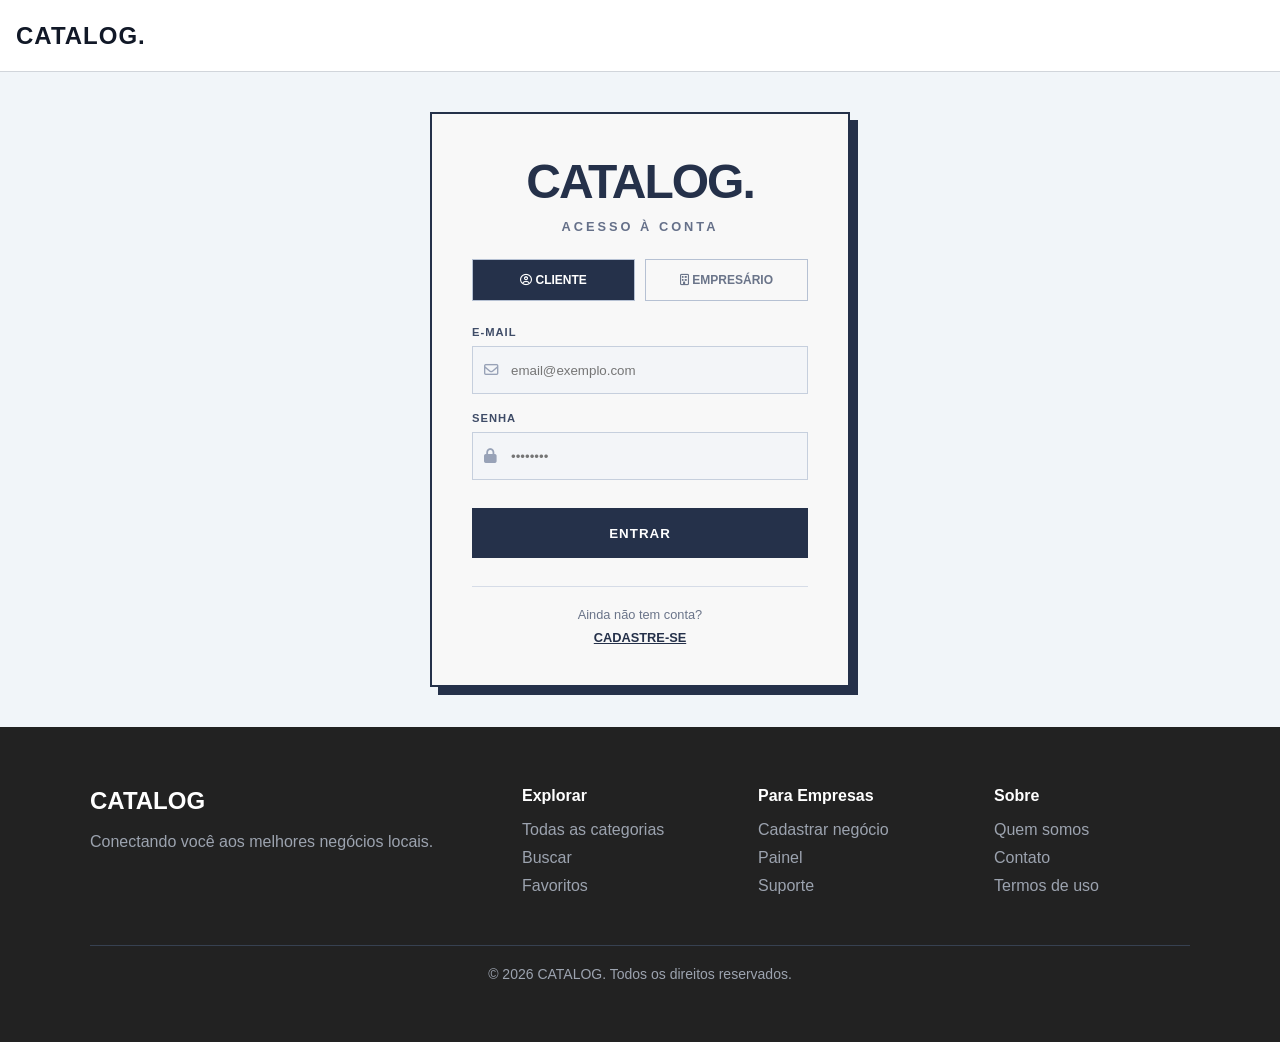
<file: index.html>
<!DOCTYPE html>
<html lang="pt-BR">

<head>
    <meta charset="UTF-8" />
    <meta name="viewport" content="width=device-width, initial-scale=1.0" />
    <title>CATALOG</title>

    <link rel="stylesheet" href="./index.css" />
    <link rel="stylesheet" href="./src/styles/styles.css" />

    <link rel="stylesheet" href="https://cdnjs.cloudflare.com/ajax/libs/font-awesome/6.5.2/css/all.min.css" />

</head>

<body>

    <header class="header">
        <div class="logo-container">
            <div class="logo">CATALOG<span>.</span></div>
        </div>
    </header>

    <main>
        <div class="auth-card">

            <div class="card-logo">CATALOG.</div>
            <div class="card-subtitle" id="cardSubtitle">
                ACESSO À CONTA
            </div>

            <div class="type-switch">
                <button class="switch-btn active" id="clienteBtn">
                    <i class="fa-regular fa-circle-user"></i>
                    CLIENTE
                </button>

                <button class="switch-btn" id="empresaBtn">
                    <i class="fa-regular fa-building"></i>
                    EMPRESÁRIO
                </button>
            </div>

            <form id="authForm">

                <!-- CAMPOS DINÂMICOS -->

            </form>

            <div class="divider"></div>

            <div class="bottom-text" id="bottomText">
                Ainda não tem conta?
            </div>

            <a class="bottom-link" id="toggleMode">
                CADASTRE-SE
            </a>

        </div>
    </main>

<footer class="footer">

        <div class="footer-grid">

            <div>
                <h2>CATALOG</h2>
                <p>
                    Conectando você aos melhores negócios locais.
                </p>
            </div>

            <div>
                <h4>Explorar</h4>

                <ul>
                    <li><a href="#">Todas as categorias</a></li>
                    <li><a href="#">Buscar</a></li>
                    <li><a href="#">Favoritos</a></li>
                </ul>
            </div>

            <div>
                <h4>Para Empresas</h4>

                <ul>
                    <li><a href="../../../../index.html">Cadastrar negócio</a></li>
                    <li><a href="../dashboard/dashboard.html">Painel</a></li>
                    <li><a href="#">Suporte</a></li>
                </ul>
            </div>

            <div>
                <h4>Sobre</h4>

                <ul>
                    <li><a href="#">Quem somos</a></li>
                    <li><a href="#">Contato</a></li>
                    <li><a href="#">Termos de uso</a></li>
                </ul>
            </div>

        </div>

        <div class="footer-copy">
            © 2026 CATALOG. Todos os direitos reservados.
        </div>

    </footer>

    <script type="module" src="./index.js"></script>
</body>

</html>
</file>
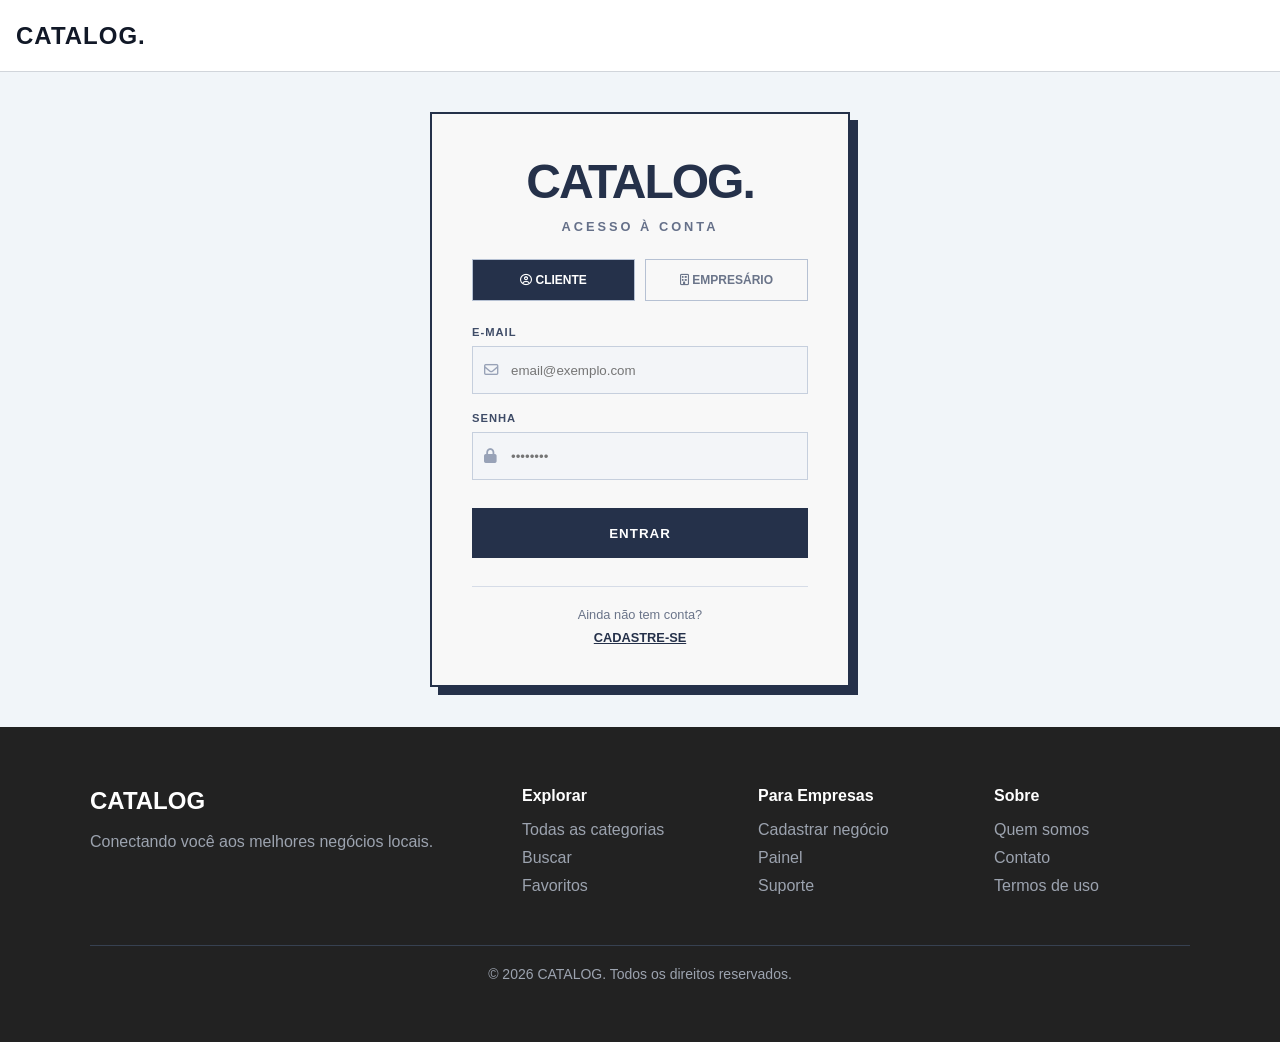
<file: src/pages/index.html>
<!DOCTYPE html>
<html lang="pt-BR">

<head>
    <meta charset="UTF-8" />
    <meta name="viewport" content="width=device-width, initial-scale=1.0" />
    <title>CATALOG</title>

    <link rel="stylesheet" href="index.css" />
    <link rel="stylesheet" href="/src/styles/styles.css" />

    <link rel="stylesheet" href="https://cdnjs.cloudflare.com/ajax/libs/font-awesome/6.5.2/css/all.min.css" />

</head>

<body>

    <header class="header">
        <div class="logo-container">
            <div class="logo">CATALOG<span>.</span></div>
        </div>
    </header>

    <main>
        <div class="auth-card">

            <div class="card-logo">CATALOG.</div>
            <div class="card-subtitle" id="cardSubtitle">
                ACESSO À CONTA
            </div>

            <div class="type-switch">
                <button class="switch-btn active" id="clienteBtn">
                    <i class="fa-regular fa-circle-user"></i>
                    CLIENTE
                </button>

                <button class="switch-btn" id="empresaBtn">
                    <i class="fa-regular fa-building"></i>
                    EMPRESÁRIO
                </button>
            </div>

            <form id="authForm">

                <!-- CAMPOS DINÂMICOS -->

            </form>

            <div class="divider"></div>

            <div class="bottom-text" id="bottomText">
                Ainda não tem conta?
            </div>

            <a class="bottom-link" id="toggleMode">
                CADASTRE-SE
            </a>

        </div>
    </main>

    <footer class="footer">

        <div class="footer-grid">

            <div>
                <h2>CATALOG</h2>
                <p>
                    Conectando você aos melhores negócios locais.
                </p>
            </div>

            <div>
                <h4>Explorar</h4>

                <ul>
                    <li>Todas as categorias</li>
                    <li>Buscar</li>
                    <li>Favoritos</li>
                </ul>
            </div>

            <div>
                <h4>Para Empresas</h4>

                <ul>
                    <li>Cadastrar negócio</li>
                    <li>Painel</li>
                    <li>Suporte</li>
                </ul>
            </div>

            <div>
                <h4>Sobre</h4>

                <ul>
                    <li>Quem somos</li>
                    <li>Contato</li>
                    <li>Termos de uso</li>
                </ul>
            </div>

        </div>

        <div class="footer-copy">
            © 2026 CATALOG. Todos os direitos reservados.
        </div>

    </footer>

    <script type="module" src="index.js"></script>
    <script type="module" src="/src/scripts/header.js"></script>
</body>

</html>
</file>
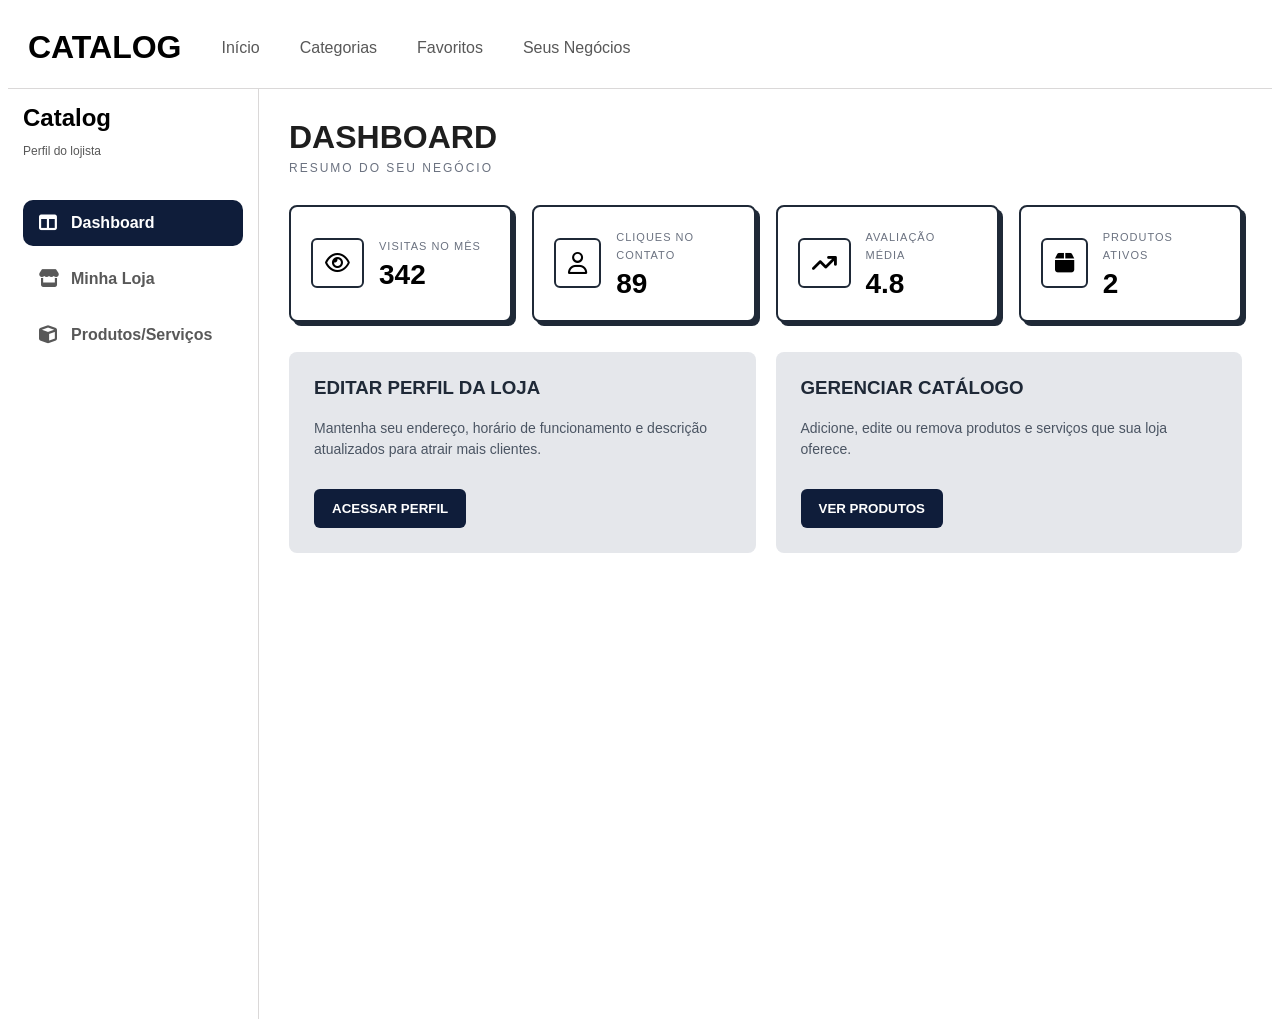
<file: DASHBOARD.html>
<!DOCTYPE html>
<html lang="pt-BR">
<head>
    <meta charset="UTF-8">
    <meta name="viewport" content="width=device-width, initial-scale=1.0">

    <link rel="stylesheet" href="css/perfil.css">

    <link rel="stylesheet"
    href="https://cdnjs.cloudflare.com/ajax/libs/font-awesome/6.5.1/css/all.min.css">

    <title>CATALOG</title>
</head>

<body>

    <!-- HEADER -->
    <header>
        <h1>CATALOG</h1>

        <nav>
            <ul>
                <li><a class="text_nav" href="">Início</a></li>
                <li><a class="text_nav" href="">Categorias</a></li>
                <li><a class="text_nav" href="">Favoritos</a></li>
                <li><a class="text_nav" href="">Seus Negócios</a></li>
            </ul>
        </nav>
    </header>

    <!-- CONTAINER PRINCIPAL -->
    <div class="container-painel">

        <!-- SIDEBAR -->
        <aside class="sidebar">

            <div class="text-siderbar">
                <h2>Catalog</h2>
                <p>Perfil do lojista</p>
            </div>

            <div class="Buttons-sidebar">

                <a href="#" class="active">
                    <i class="fa-solid fa-table-columns"></i>
                    Dashboard
                </a>

                <a href="#">
                    <i class="fa-solid fa-store"></i>
                    Minha Loja
                </a>

                <a href="#">
                    <i class="fa-solid fa-cube"></i>
                    Produtos/Serviços
                </a>

            </div>

        </aside>

        <!-- DASHBOARD -->
        <main class="dashboard">

            <div class="dashboard-header">
                <h1>DASHBOARD</h1>
                <p>Resumo do seu negócio</p>
            </div>

            <!-- CARDS -->
            <div class="cards-dashboard">

                <div class="card">

                    <i class="fa-regular fa-eye"></i>

                    <div class="card-info">
                        <span>VISITAS NO MÊS</span>
                        <h2>342</h2>
                    </div>

                </div>

                <div class="card">

                    <i class="fa-regular fa-user"></i>

                    <div class="card-info">
                        <span>CLIQUES NO CONTATO</span>
                        <h2>89</h2>
                    </div>

                </div>

                <div class="card">

                    <i class="fa-solid fa-arrow-trend-up"></i>

                    <div class="card-info">
                        <span>AVALIAÇÃO MÉDIA</span>
                        <h2>4.8</h2>
                    </div>

                </div>

                <div class="card">

                    <i class="fa-solid fa-box"></i>

                    <div class="card-info">
                        <span>PRODUTOS ATIVOS</span>
                        <h2>2</h2>
                    </div>

                </div>

            </div>

            <div class="actions-dashboard">

                <div class="action-box">

                    <h3>EDITAR PERFIL DA LOJA</h3>

                    <p>
                        Mantenha seu endereço, horário de funcionamento e descrição atualizados para atrair mais clientes.
                    </p>

                    <button>ACESSAR PERFIL</button>

                </div>

                <div class="action-box">

                    <h3>GERENCIAR CATÁLOGO</h3>

                    <p>
                        Adicione, edite ou remova produtos e serviços que sua loja oferece.
                    </p>

                    <button>VER PRODUTOS</button>
                </div>
            </div>
        </main>
    </div>

</body>
</html>
</file>
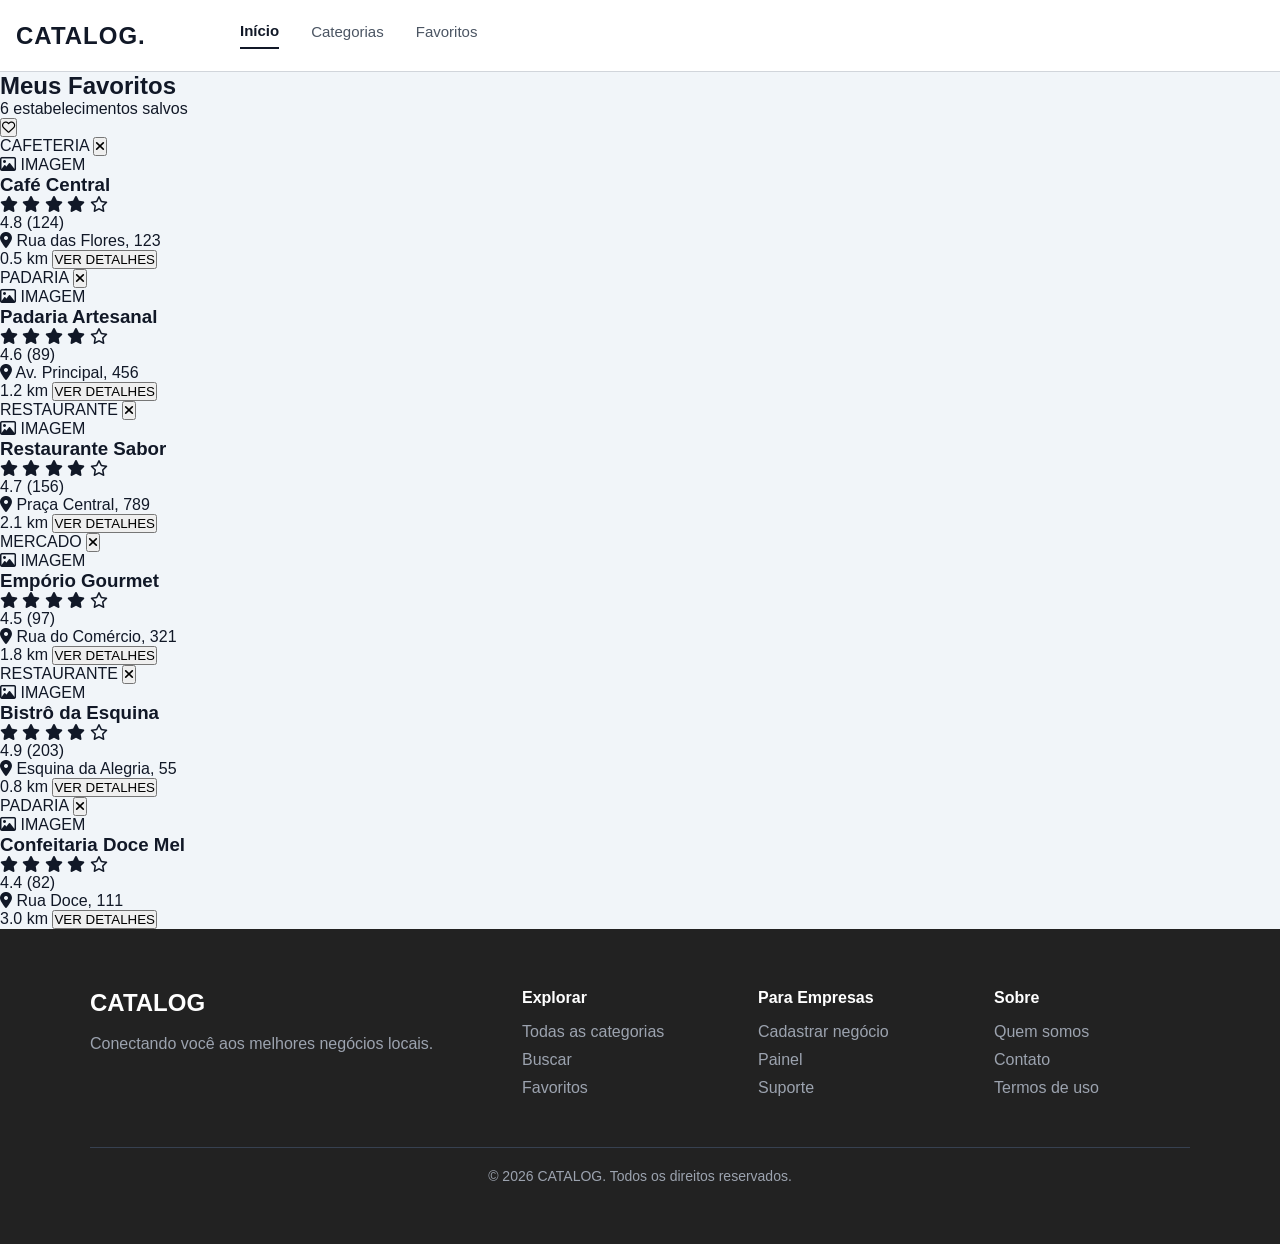
<file: src/pages/favorites/favorites.html>
<!DOCTYPE html>
<html lang="pt-BR">
<head>
  <meta charset="UTF-8" />
  <meta name="viewport" content="width=device-width, initial-scale=1.0" />
  <title>Favoritos</title>

  <link rel="stylesheet" href="/src/styles/styles.css" />

  <!-- Font Awesome -->
  <link
    rel="stylesheet"
    href="https://cdnjs.cloudflare.com/ajax/libs/font-awesome/6.5.2/css/all.min.css"
  />
</head>

<body>

  <!-- HEADER -->
  <header class="header">
    <div class="logo-container">
      <div class="logo">CATALOG<span>.</span></div>
    </div>
    
    <div class="link-container">
      <nav class="menu">
        <a href="#" class="active">Início</a>
        <a href="#">Categorias</a>
        <a href="#">Favoritos</a>
      </nav>
    </div>
  </header>

  <!-- MAIN -->
  <main class="container">

    <!-- TOPO -->
    <section class="favorites-header">
      <div>
        <h1>Meus Favoritos</h1>
        <p>6 estabelecimentos salvos</p>
      </div>

      <button class="favorite-icon">
        <i class="fa-regular fa-heart"></i>
      </button>
    </section>

    <!-- GRID -->
    <section class="cards-grid">

      <!-- CARD -->
      <article class="card">
        <div class="card-image">

          <span class="tag">CAFETERIA</span>

          <button class="remove-btn">
            <i class="fa-solid fa-xmark"></i>
          </button>

          <div class="placeholder">
            <i class="fa-regular fa-image"></i>
            <span>IMAGEM</span>
          </div>
        </div>

        <div class="card-content">
          <h3>Café Central</h3>

          <div class="rating">
            <div class="stars">
              <i class="fa-solid fa-star"></i>
              <i class="fa-solid fa-star"></i>
              <i class="fa-solid fa-star"></i>
              <i class="fa-solid fa-star"></i>
              <i class="fa-regular fa-star"></i>
            </div>

            <span>4.8 (124)</span>
          </div>

          <div class="address">
            <i class="fa-solid fa-location-dot"></i>
            Rua das Flores, 123
          </div>

          <div class="card-footer">
            <span>0.5 km</span>

            <button>VER DETALHES</button>
          </div>
        </div>
      </article>

      <!-- CARD -->
      <article class="card">
        <div class="card-image">

          <span class="tag">PADARIA</span>

          <button class="remove-btn">
            <i class="fa-solid fa-xmark"></i>
          </button>

          <div class="placeholder">
            <i class="fa-regular fa-image"></i>
            <span>IMAGEM</span>
          </div>
        </div>

        <div class="card-content">
          <h3>Padaria Artesanal</h3>

          <div class="rating">
            <div class="stars">
              <i class="fa-solid fa-star"></i>
              <i class="fa-solid fa-star"></i>
              <i class="fa-solid fa-star"></i>
              <i class="fa-solid fa-star"></i>
              <i class="fa-regular fa-star"></i>
            </div>

            <span>4.6 (89)</span>
          </div>

          <div class="address">
            <i class="fa-solid fa-location-dot"></i>
            Av. Principal, 456
          </div>

          <div class="card-footer">
            <span>1.2 km</span>

            <button>VER DETALHES</button>
          </div>
        </div>
      </article>

      <!-- CARD -->
      <article class="card">
        <div class="card-image">

          <span class="tag">RESTAURANTE</span>

          <button class="remove-btn">
            <i class="fa-solid fa-xmark"></i>
          </button>

          <div class="placeholder">
            <i class="fa-regular fa-image"></i>
            <span>IMAGEM</span>
          </div>
        </div>

        <div class="card-content">
          <h3>Restaurante Sabor</h3>

          <div class="rating">
            <div class="stars">
              <i class="fa-solid fa-star"></i>
              <i class="fa-solid fa-star"></i>
              <i class="fa-solid fa-star"></i>
              <i class="fa-solid fa-star"></i>
              <i class="fa-regular fa-star"></i>
            </div>

            <span>4.7 (156)</span>
          </div>

          <div class="address">
            <i class="fa-solid fa-location-dot"></i>
            Praça Central, 789
          </div>

          <div class="card-footer">
            <span>2.1 km</span>

            <button>VER DETALHES</button>
          </div>
        </div>
      </article>

      <!-- CARD -->
      <article class="card">
        <div class="card-image">

          <span class="tag">MERCADO</span>

          <button class="remove-btn">
            <i class="fa-solid fa-xmark"></i>
          </button>

          <div class="placeholder">
            <i class="fa-regular fa-image"></i>
            <span>IMAGEM</span>
          </div>
        </div>

        <div class="card-content">
          <h3>Empório Gourmet</h3>

          <div class="rating">
            <div class="stars">
              <i class="fa-solid fa-star"></i>
              <i class="fa-solid fa-star"></i>
              <i class="fa-solid fa-star"></i>
              <i class="fa-solid fa-star"></i>
              <i class="fa-regular fa-star"></i>
            </div>

            <span>4.5 (97)</span>
          </div>

          <div class="address">
            <i class="fa-solid fa-location-dot"></i>
            Rua do Comércio, 321
          </div>

          <div class="card-footer">
            <span>1.8 km</span>

            <button>VER DETALHES</button>
          </div>
        </div>
      </article>

      <!-- CARD -->
      <article class="card">
        <div class="card-image">

          <span class="tag">RESTAURANTE</span>

          <button class="remove-btn">
            <i class="fa-solid fa-xmark"></i>
          </button>

          <div class="placeholder">
            <i class="fa-regular fa-image"></i>
            <span>IMAGEM</span>
          </div>
        </div>

        <div class="card-content">
          <h3>Bistrô da Esquina</h3>

          <div class="rating">
            <div class="stars">
              <i class="fa-solid fa-star"></i>
              <i class="fa-solid fa-star"></i>
              <i class="fa-solid fa-star"></i>
              <i class="fa-solid fa-star"></i>
              <i class="fa-regular fa-star"></i>
            </div>

            <span>4.9 (203)</span>
          </div>

          <div class="address">
            <i class="fa-solid fa-location-dot"></i>
            Esquina da Alegria, 55
          </div>

          <div class="card-footer">
            <span>0.8 km</span>

            <button>VER DETALHES</button>
          </div>
        </div>
      </article>

      <!-- CARD -->
      <article class="card">
        <div class="card-image">

          <span class="tag">PADARIA</span>

          <button class="remove-btn">
            <i class="fa-solid fa-xmark"></i>
          </button>

          <div class="placeholder">
            <i class="fa-regular fa-image"></i>
            <span>IMAGEM</span>
          </div>
        </div>

        <div class="card-content">
          <h3>Confeitaria Doce Mel</h3>

          <div class="rating">
            <div class="stars">
              <i class="fa-solid fa-star"></i>
              <i class="fa-solid fa-star"></i>
              <i class="fa-solid fa-star"></i>
              <i class="fa-solid fa-star"></i>
              <i class="fa-regular fa-star"></i>
            </div>

            <span>4.4 (82)</span>
          </div>

          <div class="address">
            <i class="fa-solid fa-location-dot"></i>
            Rua Doce, 111
          </div>

          <div class="card-footer">
            <span>3.0 km</span>

            <button>VER DETALHES</button>
          </div>
        </div>
      </article>

    </section>
  </main>

  <!-- FOOTER -->
  <footer class="footer">

    <div class="footer-grid">

      <div>
        <h2>CATALOG</h2>
        <p>
          Conectando você aos melhores negócios locais.
        </p>
      </div>

      <div>
        <h4>Explorar</h4>

        <ul>
          <li>Todas as categorias</li>
          <li>Buscar</li>
          <li>Favoritos</li>
        </ul>
      </div>

      <div>
        <h4>Para Empresas</h4>

        <ul>
          <li>Cadastrar negócio</li>
          <li>Painel</li>
          <li>Suporte</li>
        </ul>
      </div>

      <div>
        <h4>Sobre</h4>

        <ul>
          <li>Quem somos</li>
          <li>Contato</li>
          <li>Termos de uso</li>
        </ul>
      </div>

    </div>

    <div class="footer-copy">
      © 2026 CATALOG. Todos os direitos reservados.
    </div>

  </footer>

</body>
</html>
</file>
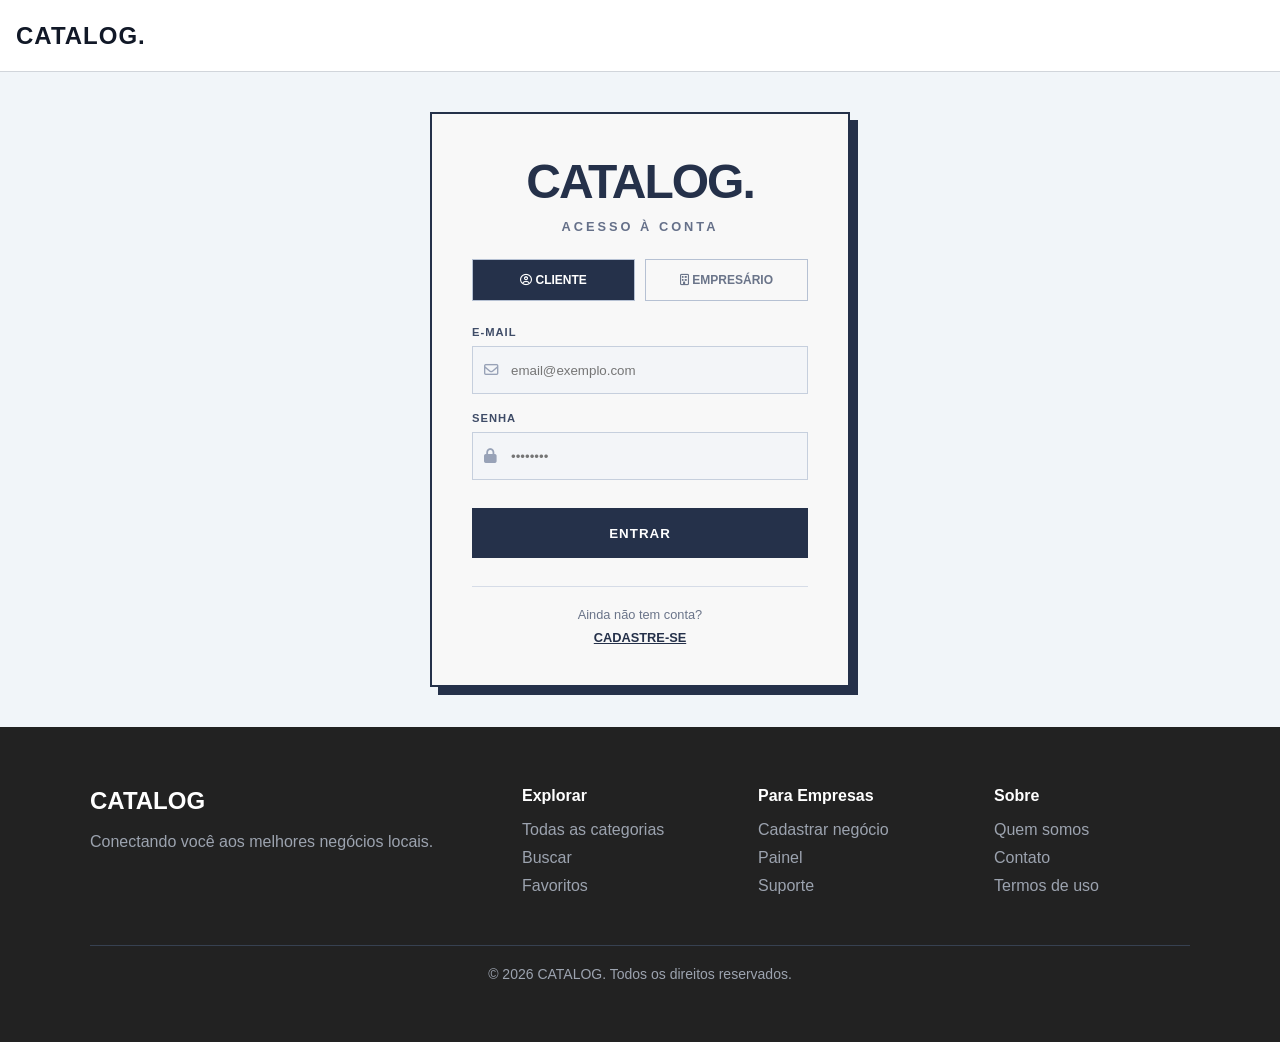
<file: src/pages/bussines/dashboard/dashboard.html>
<!DOCTYPE html>
<html lang="pt-BR">

<head>
    <meta charset="UTF-8" />
    <meta name="viewport" content="width=device-width, initial-scale=1.0" />
    <title>Dashboard - Catalog</title>

    <link rel="stylesheet" href="dashboard.css" />
    <link rel="stylesheet" href="../../../styles/styles.css" />

    <link rel="stylesheet" href="https://cdnjs.cloudflare.com/ajax/libs/font-awesome/6.5.2/css/all.min.css" />
</head>

<body>
    <main class="dashboard-container">

        <aside class="sidebar">
            <div>

                <div class="sidebar-brand">
                    <h1>CATALOG<span>.</span></h1>
                    <p>PAINEL DO LOJISTA</p>
                </div>

                <nav class="sidebar-menu">

                    <button class="menu-item">
                        <i class="fa-solid fa-table-columns"></i>
                        <p>Dashboard</p>
                    </button>

                    <button class="menu-item">
                        <i class="fa-solid fa-store"></i>
                        <p>Minha Loja</p>
                    </button>

                    <button class="menu-item">
                        <i class="fa-solid fa-cube"></i>
                        <p>Produtos/Serviços</p>
                    </button>

                </nav>
            </div>
            <button id="log-out">
                <i class="fa-solid fa-right-from-bracket"></i>
                Sair
            </button>

        </aside>

        <section class="content">

            <div class="content-header">
                <h1>DASHBOARD</h1>
                <p>RESUMO DO SEU NEGÓCIO</p>
            </div>

            <div class="stats-grid">

                <div class="stat-card">
                    <div class="icon-box">
                        <i class="fa-regular fa-eye"></i>
                    </div>

                    <span>VISITAS NO MÊS</span>
                    <h2 data-target="342">0</h2>
                </div>

                <div class="stat-card">
                    <div class="icon-box">
                        <i class="fa-solid fa-users"></i>
                    </div>

                    <span>CLIQUES NO CONTATO</span>
                    <h2 data-target="89">0</h2>
                </div>

                <div class="stat-card">
                    <div class="icon-box">
                        <i class="fa-solid fa-arrow-trend-up"></i>
                    </div>

                    <span>AVALIAÇÃO MÉDIA</span>
                    <h2 data-target="4.8">0</h2>
                </div>

                <div class="stat-card">
                    <div class="icon-box">
                        <i class="fa-solid fa-box"></i>
                    </div>

                    <span>PRODUTOS ATIVOS</span>
                    <h2 data-target="2">0</h2>
                </div>

            </div>

            <div class="actions-grid">

                <div class="action-card">
                    <h2>EDITAR PERFIL DA LOJA</h2>

                    <p>
                        Mantenha seu endereço, horário de funcionamento e
                        descrição atualizados para atrair mais clientes.
                    </p>

                    <button>Acessar Perfil</button>
                </div>

                <div class="action-card">
                    <h2>GERENCIAR CATÁLOGO</h2>

                    <p>
                        Adicione, edite ou remova produtos e serviços que
                        sua loja oferece.
                    </p>

                    <button class="secondary">
                        Ver Produtos
                    </button>
                </div>

            </div>
        </section>

    </main>

    <footer class="footer">

        <div class="footer-grid">

            <div>
                <h2>CATALOG</h2>
                <p>
                    Conectando você aos melhores negócios locais.
                </p>
            </div>

            <div>
                <h4>Explorar</h4>

                <ul>
                    <li>Todas as categorias</li>
                    <li>Buscar</li>
                    <li>Favoritos</li>
                </ul>
            </div>

            <div>
                <h4>Para Empresas</h4>

                <ul>
                    <li>Cadastrar negócio</li>
                    <li>Painel</li>
                    <li>Suporte</li>
                </ul>
            </div>

            <div>
                <h4>Sobre</h4>

                <ul>
                    <li>Quem somos</li>
                    <li>Contato</li>
                    <li>Termos de uso</li>
                </ul>
            </div>

        </div>

        <div class="footer-copy">
            © 2026 CATALOG. Todos os direitos reservados.
        </div>

    </footer>

    <script type="module" src="dashboard.js"></script>
    <script type="module" src="../../../scripts/sidebar.js"></script>
</body>

</html>
</file>
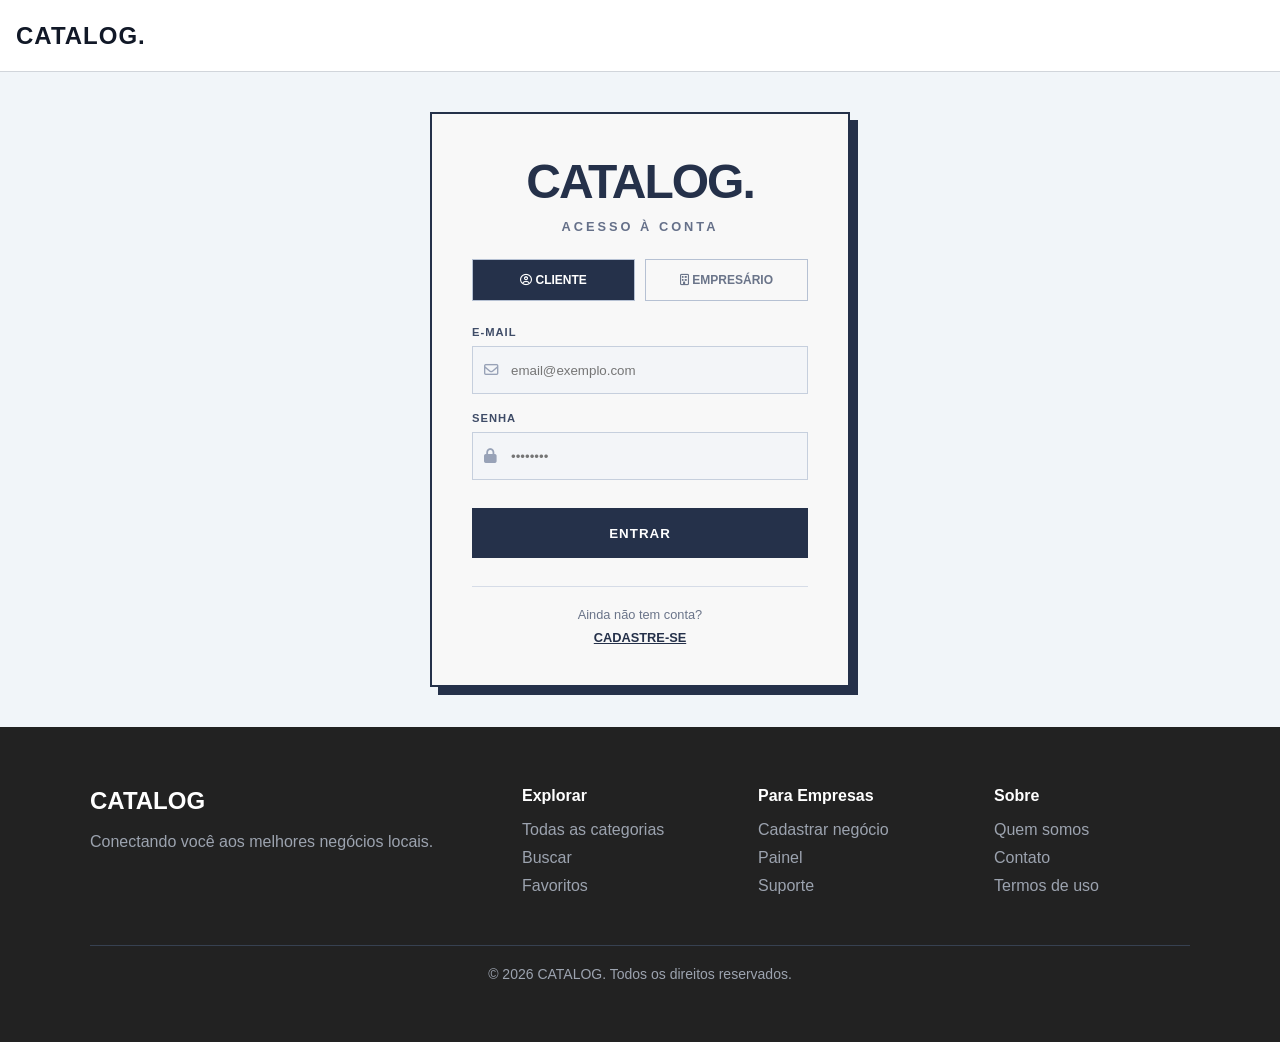
<file: src/pages/bussines/products/products.html>
<!DOCTYPE html>
<html lang="pt-BR">

<head>
    <meta charset="UTF-8" />
    <meta name="viewport" content="width=device-width, initial-scale=1.0" />
    <title>Dashboard - Catalog</title>

    <link rel="stylesheet" href="products.css" />
    <link rel="stylesheet" href="../../../styles/styles.css" />

    <link rel="stylesheet" href="https://cdnjs.cloudflare.com/ajax/libs/font-awesome/6.5.2/css/all.min.css" />
</head>

<body>
    <main class="dashboard-container">

        <aside class="sidebar">
            <div>

                <div class="sidebar-brand">
                    <h1>CATALOG<span>.</span></h1>
                    <p>PAINEL DO LOJISTA</p>
                </div>

                <nav class="sidebar-menu">

                    <button class="menu-item">
                        <i class="fa-solid fa-table-columns"></i>
                        <p>Dashboard</p>
                    </button>

                    <button class="menu-item">
                        <i class="fa-solid fa-store"></i>
                        <p>Minha Loja</p>
                    </button>

                    <button class="menu-item">
                        <i class="fa-solid fa-cube"></i>
                        <p>Produtos/Serviços</p>
                    </button>

                </nav>
            </div>
            <button id="log-out">
                <i class="fa-solid fa-right-from-bracket"></i>
                Sair
            </button>

        </aside>

        <section class="content">

            <div class="content-header">

                <div>
                    <h1>PRODUTOS & SERVIÇOS</h1>
                    <p>GERENCIE O CATÁLOGO DA SUA LOJA</p>
                </div>

                <button class="add-item-btn">
                    <i class="fa-solid fa-plus"></i>
                    ADICIONAR ITEM
                </button>

            </div>

            <!-- FORM -->
            <div class="product-form-container">

                <form class="product-form">

                    <!-- Campo escondido: guarda o id do produto quando estamos editando -->
                    <input type="hidden" id="product-id" value="" />

                    <div class="form-top">

                        <h3>
                            <i class="fa-regular fa-circle-dot"></i>
                            <span class="form-title">
                                NOVO ITEM
                            </span>
                        </h3>

                        <button type="button" class="cancel-btn">
                            CANCELAR
                        </button>

                    </div>

                    <div class="form-row">

                        <div class="form-group">

                            <label>NOME DO PRODUTO/SERVIÇO</label>

                            <input type="text" id="product-name" placeholder="Digite o nome..." />

                        </div>

                        <div class="form-group small">

                            <label>PREÇO</label>

                            <input type="text" id="product-price" placeholder="R$ 0,00" />

                        </div>

                    </div>
                    
                    <div class="form-group full">
                        <label>LINK DA IMAGEM</label>
                        <input type="text" id="product-image" placeholder="Cole o link da imagem (https://...)" />
                    </div>

                    <div class="form-group full">

                        <label>DESCRIÇÃO</label>

                        <textarea rows="4" id="product-description" placeholder="Descreva o item..."></textarea>

                    </div>

                    <div class="form-actions">

                        <button type="submit" class="save-item-btn">
                            SALVAR ITEM
                        </button>

                    </div>

                </form>

            </div>

            <!-- LISTA -->
            <!-- Os cards de produto são criados pelo JavaScript (products.js) -->
            <div class="products-list" id="products-list">

            </div>

        </section>
    </main>

    <footer class="footer">

        <div class="footer-grid">

            <div>
                <h2>CATALOG</h2>
                <p>
                    Conectando você aos melhores negócios locais.
                </p>
            </div>

            <div>
                <h4>Explorar</h4>

                <ul>
                    <li>Todas as categorias</li>
                    <li>Buscar</li>
                    <li>Favoritos</li>
                </ul>
            </div>

            <div>
                <h4>Para Empresas</h4>

                <ul>
                    <li>Cadastrar negócio</li>
                    <li>Painel</li>
                    <li>Suporte</li>
                </ul>
            </div>

            <div>
                <h4>Sobre</h4>

                <ul>
                    <li>Quem somos</li>
                    <li>Contato</li>
                    <li>Termos de uso</li>
                </ul>
            </div>

        </div>

        <div class="footer-copy">
            © 2026 CATALOG. Todos os direitos reservados.
        </div>

    </footer>

    <script type="module" src="products.js"></script>
    <script type="module" src="../../../scripts/sidebar.js"></script>
</body>

</html>
</file>
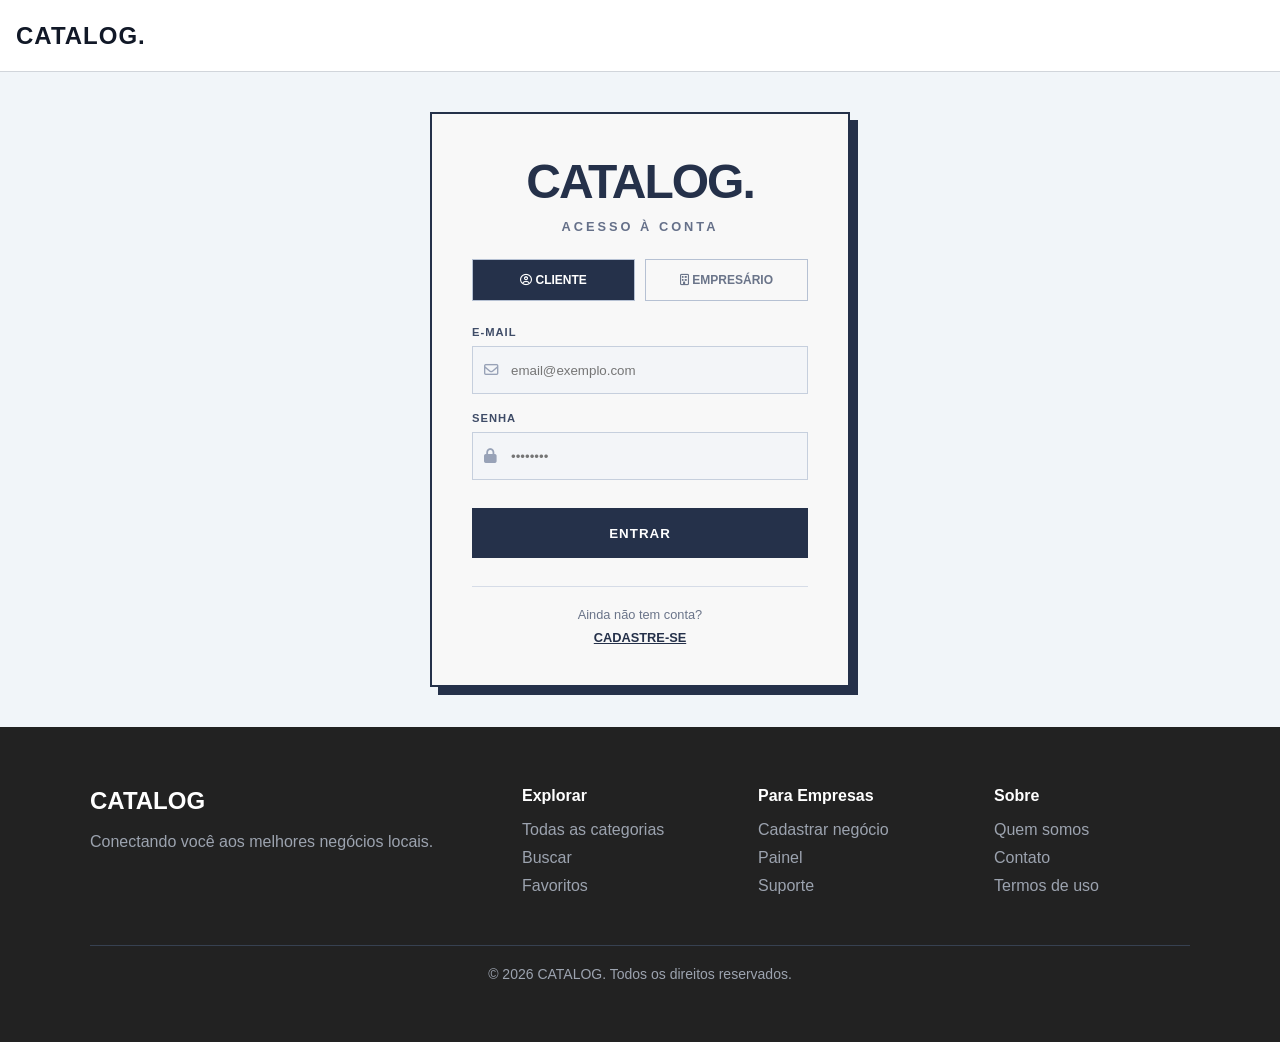
<file: src/pages/bussines/profile/profile.html>
<!DOCTYPE html>
<html lang="pt-BR">

<head>
    <meta charset="UTF-8" />
    <meta name="viewport" content="width=device-width, initial-scale=1.0" />
    <title>Dashboard - Catalog</title>

    <link rel="stylesheet" href="profile.css" />
    <link rel="stylesheet" href="../../../styles/styles.css" />

    <link rel="stylesheet" href="https://cdnjs.cloudflare.com/ajax/libs/font-awesome/6.5.2/css/all.min.css" />
</head>

<body>
    <main class="dashboard-container">

        <aside class="sidebar">
            <div>

                <div class="sidebar-brand">
                    <h1>CATALOG<span>.</span></h1>
                    <p>PAINEL DO LOJISTA</p>
                </div>

                <nav class="sidebar-menu">

                    <button class="menu-item">
                        <i class="fa-solid fa-table-columns"></i>
                        <p>Dashboard</p>
                    </button>

                    <button class="menu-item">
                        <i class="fa-solid fa-store"></i>
                        <p>Minha Loja</p>
                    </button>

                    <button class="menu-item">
                        <i class="fa-solid fa-cube"></i>
                        <p>Produtos/Serviços</p>
                    </button>

                </nav>
            </div>
            <button id="log-out">
                <i class="fa-solid fa-right-from-bracket"></i>
                Sair
            </button>

        </aside>

        <section class="content">

            <div class="content-header">
                <h1>MINHA LOJA</h1>
                <p>CONFIGURE O PERFIL DO SEU NEGÓCIO</p>
            </div>

            <div class="store-form-container">

                <form class="store-form">

                    <div class="form-group full">

                        <label>
                            <i class="fa-solid fa-store"></i>
                            NOME DA LOJA
                        </label>

                        <input type="text" id="inputNome" placeholder="Minha Loja Placeholder" />

                    </div>

                    <div class="form-group full">

                        <label>
                            <i class="fa-solid fa-file-lines"></i>
                            DESCRIÇÃO
                        </label>

                        <textarea id="inputDescricao" rows="5" placeholder="Descreva sua loja..."></textarea>

                    </div>

                    <div class="form-row">

                        <div class="form-group">

                            <label>
                                <i class="fa-solid fa-location-dot"></i>
                                ENDEREÇO COMPLETO
                            </label>

                            <input type="text" id="inputEndereco" placeholder="Rua Fictícia, 999" />

                        </div>

                        <div class="form-group">

                            <label>
                                <i class="fa-solid fa-phone"></i>
                                TELEFONE / WHATSAPP
                            </label>

                            <input type="text" id="inputTelefone" placeholder="(11) 95555-4444" />

                        </div>

                    </div>

                    <div class="form-row">

                        <div class="form-group">

                            <label>
                                <i class="fa-regular fa-clock"></i>
                                HORÁRIO DE FUNCIONAMENTO
                            </label>

                            <input type="text" id="inputHorario" placeholder="08:00 - 18:00" />

                        </div>

                        <div class="form-group">

                            <label>
                                <i class="fa-solid fa-globe"></i>
                                SITE OU INSTAGRAM (OPCIONAL)
                            </label>

                            <input type="text" id="inputSite" placeholder="www.seusite.com ou @instagram" />

                        </div>

                    </div>

                    <div class="form-actions">

                        <button type="submit" class="save-btn">

                            <i class="fa-regular fa-floppy-disk"></i>
                            SALVAR ALTERAÇÕES

                        </button>

                    </div>

                </form>

            </div>

        </section>
    </main>

    <footer class="footer">

        <div class="footer-grid">

            <div>
                <h2>CATALOG</h2>
                <p>
                    Conectando você aos melhores negócios locais.
                </p>
            </div>

            <div>
                <h4>Explorar</h4>

                <ul>
                    <li>Todas as categorias</li>
                    <li>Buscar</li>
                    <li>Favoritos</li>
                </ul>
            </div>

            <div>
                <h4>Para Empresas</h4>

                <ul>
                    <li>Cadastrar negócio</li>
                    <li>Painel</li>
                    <li>Suporte</li>
                </ul>
            </div>

            <div>
                <h4>Sobre</h4>

                <ul>
                    <li>Quem somos</li>
                    <li>Contato</li>
                    <li>Termos de uso</li>
                </ul>
            </div>

        </div>

        <div class="footer-copy">
            © 2026 CATALOG. Todos os direitos reservados.
        </div>

    </footer>

    <script type="module" src="profile.js"></script>
    <script type="module" src="../../../scripts/sidebar.js"></script>
</body>

</html>
</file>
<file: index.css>
main {
    flex: 1;
    display: flex;
    justify-content: center;
    align-items: center;
    padding: 40px 20px;
}

.auth-card {
    width: 100%;
    max-width: 420px;
    background: #f8f8f8;
    border: 2px solid #25314a;
    box-shadow: 8px 8px 0 #25314a;
    padding: 40px;
}

.card-logo {
    text-align: center;
    font-size: 3rem;
    font-weight: 900;
    color: #25314a;
    letter-spacing: -2px;
    margin-bottom: 10px;
}

.card-subtitle {
    text-align: center;
    color: #657089;
    font-size: 0.8rem;
    letter-spacing: 3px;
    font-weight: bold;
    margin-bottom: 25px;
}

.type-switch {
    display: flex;
    gap: 10px;
    margin-bottom: 25px;
}

.switch-btn {
    flex: 1;
    height: 42px;
    border: 1px solid #b6c1d3;
    background: transparent;
    color: #6a7489;
    font-size: 0.75rem;
    font-weight: bold;
    cursor: pointer;
    transition: 0.3s;
}

.switch-btn.active {
    background: #25314a;
    color: white;
}

.form-group {
    margin-bottom: 18px;
}

.form-group label {
    display: block;
    font-size: 0.7rem;
    font-weight: bold;
    margin-bottom: 8px;
    color: #3f4c67;
    letter-spacing: 1px;
}

.input-wrapper {
    position: relative;
}

.input-wrapper i {
    position: absolute;
    left: 12px;
    top: 50%;
    transform: translateY(-50%);
    color: #98a2b7;
    font-size: 0.9rem;
}

.input-wrapper input {
    width: 100%;
    height: 48px;
    border: 1px solid #c6cfdd;
    background: #f3f5f8;
    padding: 0 15px 0 38px;
    outline: none;
    transition: 0.2s;
    color: #25314a;
}

.input-wrapper input:focus {
    border-color: #25314a;
}

.submit-btn {
    width: 100%;
    height: 50px;
    border: none;
    background: #25314a;
    color: white;
    font-weight: bold;
    letter-spacing: 1px;
    cursor: pointer;
    margin-top: 10px;
    transition: 0.3s;
}

.submit-btn:hover {
    opacity: 0.9;
}

.divider {
    margin: 28px 0 20px;
    border-top: 1px solid #d6dce7;
}

.bottom-text {
    text-align: center;
    font-size: 0.8rem;
    color: #6a7489;
    margin-bottom: 8px;
}

.bottom-link {
    display: block;
    text-align: center;
    color: #25314a;
    font-size: 0.8rem;
    font-weight: bold;
    text-decoration: underline;
    cursor: pointer;
}
.footer-grid ul li a {
    color: inherit; 
    text-decoration: none; 
    transition: opacity 0.3s ease; 
}


.footer-grid ul li a:hover {
    opacity: 0.7; 
    text-decoration: underline; 
}

@media (max-width: 768px) {
    .auth-card {
        padding: 30px 20px;
    }

    .card-logo {
        font-size: 2.2rem;
    }
}
</file>
<file: src/styles/styles.css>
/* RESET */
* {
  margin: 0;
  padding: 0;
  box-sizing: border-box;
}

body {
  font-family: Arial, Helvetica, sans-serif;
  background: #F1F5F9;
  color: #111827;
}

/* HEADER */
.header {
  width: 100%;
  height: 72px;
  padding-left: 1rem;
  padding-right: 1rem;
  background: #ffffff;
  border-bottom: 1px solid #d1d5db;

  display: flex;
  align-items: center;
  justify-content: space-between;
}

.user-container {
  display: flex;
  align-items: center;
  font-weight: 600;
  font-size: 14px;
  gap: 8px;
  cursor: pointer;
}

.logo-container {
  flex: 1;
}

.link-container {
  flex: 5;

  display: flex;
  align-items: center;
  justify-content: space-between;
  padding: 0 24px;
}

.logo {
  font-size: 24px;
  font-weight: 700;
  letter-spacing: 1px;
}

.menu {
  display: flex;
  align-items: center;
  gap: 32px;
}

.menu a {
  text-decoration: none;
  color: #4b5563;
  font-size: 15px;
  padding-bottom: 8px;
}

.menu a.active {
  color: #111827;
  font-weight: 600;
  border-bottom: 2px solid #111827;
}

.menu a:hover {
  color: #111827;
  border-bottom: 2px solid #111827;
}

/* FOOTER */
.footer {
  background: #222222;
  color: #fff;
  padding: 60px 24px;
}

.footer-grid {
  max-width: 1100px;
  margin: auto;

  display: grid;
  grid-template-columns: 2fr 1fr 1fr 1fr;

  gap: 40px;
}

.footer h2 {
  margin-bottom: 14px;
}

.footer p {
  color: #9ca3af;
  line-height: 1.6;
}

.footer h4 {
  margin-bottom: 16px;
}

.footer ul {
  list-style: none;
}

.footer li {
  color: #9ca3af;
  margin-bottom: 10px;
  cursor: pointer;
}

.footer-copy {
  max-width: 1100px;
  margin: 40px auto 0;

  border-top: 1px solid #374151;
  padding-top: 20px;

  text-align: center;
  color: #9ca3af;
  font-size: 14px;
}

/* SIDEBAR */

.sidebar {
  width: 260px;
  background: #f8f8f8;
  border-right: 2px solid #d7d7d7;
  padding: 40px 20px;
  display: flex;
  flex-direction: column;
  justify-content: space-between;
}

.sidebar-brand {
  margin-bottom: 50px;
}

.sidebar-brand h1 {
  font-size: 2rem;
  font-weight: 800;
}

.sidebar-brand p {
  margin-top: 10px;
  font-size: 0.8rem;
  letter-spacing: 3px;
  color: #64748b;
  font-weight: 600;
}

.sidebar-menu {
  display: flex;
  flex-direction: column;
  gap: 18px;
}

.menu-item {
  width: 100%;
  border: none;
  background: transparent;
  color: #334155;

  display: flex;
  align-items: center;
  gap: 15px;

  padding: 16px;
  border-radius: 10px;

  cursor: pointer;

  font-size: 1rem;
  font-weight: 600;

  transition: 0.3s;
}

.menu-item:hover {
  background: #e5e7eb;
}

.menu-item.active {
  background: #1e293b;
  color: white;
}

#log-out {
  width: 100%;
  border: none;
  background: transparent;
  color: #334155;

  display: flex;
  align-items: center;
  gap: 15px;

  padding: 16px;
  border-radius: 10px;

  cursor: pointer;

  font-size: 1rem;
  font-weight: 600;

  transition: 0.3s;
}

#log-out:hover {
  background: #e5e7eb;
}

#log-out.active {
  background: #1e293b;
  color: white;
}

/* LAYOUT */

.dashboard-container {
  display: flex;
  min-height: calc(100vh - 70px);
}

/* CONTENT */

.content {
  flex: 1;
  padding: 40px;
}

/* HEADER CONTENT */

.content-header {
  margin-bottom: 40px;
  border-bottom: 4px solid #1e293b;
  padding-bottom: 14px;
}

.content-header h1 {
  font-size: 3rem;
  font-weight: 900;
}

.content-header p {
  margin-top: 8px;
  color: #64748b;
  letter-spacing: 4px;
  font-size: 0.9rem;
  font-weight: 700;
}

/* RESPONSIVO */
@media (max-width: 992px) {
  .cards-grid {
    grid-template-columns: repeat(2, 1fr);
  }

  .footer-grid {
    grid-template-columns: repeat(2, 1fr);
  }
}

@media (max-width: 900px) {

  .dashboard-container {
    flex-direction: column;
  }

  .content {
    padding: 20px;
  }

  .content-header h1 {
    font-size: 2rem;
  }

  .sidebar {
    width: 100%;
    border-right: none;
    border-bottom: 2px solid #ddd;
  }


}

@media (max-width: 600px) {

  .header {
    height: auto;
    padding: 16px 0;
  }

  .header-container {
    flex-direction: column;
    gap: 16px;
  }

  .cards-grid {
    grid-template-columns: 1fr;
  }

  .favorites-header {
    flex-direction: column;
    align-items: flex-start;
    gap: 16px;
  }

  .footer-grid {
    grid-template-columns: 1fr;
  }
}
</file>
<file: src/pages/index.css>
main {
    flex: 1;
    display: flex;
    justify-content: center;
    align-items: center;
    padding: 40px 20px;
}

.auth-card {
    width: 100%;
    max-width: 420px;
    background: #f8f8f8;
    border: 2px solid #25314a;
    box-shadow: 8px 8px 0 #25314a;
    padding: 40px;
}

.card-logo {
    text-align: center;
    font-size: 3rem;
    font-weight: 900;
    color: #25314a;
    letter-spacing: -2px;
    margin-bottom: 10px;
}

.card-subtitle {
    text-align: center;
    color: #657089;
    font-size: 0.8rem;
    letter-spacing: 3px;
    font-weight: bold;
    margin-bottom: 25px;
}

.type-switch {
    display: flex;
    gap: 10px;
    margin-bottom: 25px;
}

.switch-btn {
    flex: 1;
    height: 42px;
    border: 1px solid #b6c1d3;
    background: transparent;
    color: #6a7489;
    font-size: 0.75rem;
    font-weight: bold;
    cursor: pointer;
    transition: 0.3s;
}

.switch-btn.active {
    background: #25314a;
    color: white;
}

.form-group {
    margin-bottom: 18px;
}

.form-group label {
    display: block;
    font-size: 0.7rem;
    font-weight: bold;
    margin-bottom: 8px;
    color: #3f4c67;
    letter-spacing: 1px;
}

.input-wrapper {
    position: relative;
}

.input-wrapper i {
    position: absolute;
    left: 12px;
    top: 50%;
    transform: translateY(-50%);
    color: #98a2b7;
    font-size: 0.9rem;
}

.input-wrapper input {
    width: 100%;
    height: 48px;
    border: 1px solid #c6cfdd;
    background: #f3f5f8;
    padding: 0 15px 0 38px;
    outline: none;
    transition: 0.2s;
    color: #25314a;
}

.input-wrapper input:focus {
    border-color: #25314a;
}

.submit-btn {
    width: 100%;
    height: 50px;
    border: none;
    background: #25314a;
    color: white;
    font-weight: bold;
    letter-spacing: 1px;
    cursor: pointer;
    margin-top: 10px;
    transition: 0.3s;
}

.submit-btn:hover {
    opacity: 0.9;
}

.divider {
    margin: 28px 0 20px;
    border-top: 1px solid #d6dce7;
}

.bottom-text {
    text-align: center;
    font-size: 0.8rem;
    color: #6a7489;
    margin-bottom: 8px;
}

.bottom-link {
    display: block;
    text-align: center;
    color: #25314a;
    font-size: 0.8rem;
    font-weight: bold;
    text-decoration: underline;
    cursor: pointer;
}


@media (max-width: 768px) {
    .auth-card {
        padding: 30px 20px;
    }

    .card-logo {
        font-size: 2.2rem;
    }
}
</file>
<file: css/perfil.css>
*{
    font-family: 'Lucida Sans', 'Lucida Sans Regular', 'Lucida Grande', 'Lucida Sans Unicode', Geneva, Verdana, sans-serif;

}
header{
    display: flex;
    width: 100%;
    border-bottom: 1px solid #dad8d8;
    align-items: center;
}
header h1{
    padding-left: 20px;
}
header ul{
    display: flex;
    list-style: none;
    gap: 40px;
}
header ul li a{
    text-decoration: none;
    color: #585858;
}
header ul li a:hover{
    color: #3B82F6;
    border-bottom: 2px solid #3B82F6;
}
.sidebar{
    width:220px;
    height:100vh;
    padding:15px;
    border-right: 1px solid #dad8d8;
}
.text-siderbar{
    margin: 0;
    padding-bottom: 30px;
}
.text-siderbar h2{
margin: 0;
}
.text-siderbar p{
    font-size: 12px;
    color:#585858;
}
.Buttons-sidebar{
    display:flex;
    flex-direction:column;
    gap:10px;
}

.Buttons-sidebar a{
    text-decoration:none;
    color:#585858;
    display:flex;
    align-items:center;
    gap:12px;
    padding:14px 16px;
    border-radius:10px;
    transition:0.2s;
    font-weight:600;
}
.Buttons-sidebar a:hover{
    background:#dcdcdc;
}

.Buttons-sidebar a.active{
    background:#0f1d3a;
    color:white;
}

.Buttons-sidebar i{
    font-size:18px;
    width:20px;
}
/* CONTAINER PRINCIPAL */
.container-painel{
    display:flex;
    min-height:100vh;
}
/* DASHBOARD */
.dashboard{
    flex:1;
    padding:30px;
}

.dashboard-header h1{
    margin:0;
    font-size:32px;
    color:#1e1e1e;
}

.dashboard-header p{
    margin-top:5px;
    color:#6b7280;
    text-transform:uppercase;
    font-size:12px;
    letter-spacing:2px;
}

/* CARDS */
.cards-dashboard{
    display:grid;
    grid-template-columns:repeat(auto-fit, minmax(220px,1fr));
    gap:20px;
    margin-top:30px;
}

.card{
    background:white;
    border:2px solid #1f2937;
    padding:20px;
    border-radius:8px;
    display:flex;
    align-items:center;
    gap:15px;
    box-shadow:4px 4px 0px #1f2937;
}

.card i{
    font-size:22px;
    border:2px solid #1f2937;
    padding:12px;
    border-radius:6px;
}

.card-info span{
    font-size:11px;
    color:#6b7280;
    letter-spacing:1px;
}

.card-info h2{
    margin:5px 0 0;
    font-size:28px;
}

/* AÇÕES */
.actions-dashboard{
    display:grid;
    grid-template-columns:repeat(auto-fit, minmax(320px,1fr));
    gap:20px;
    margin-top:30px;
}

.action-box{
    background:#e5e7eb;
    padding:25px;
    border-radius:8px;
}

.action-box h3{
    margin-top:0;
    color:#1f2937;
}

.action-box p{
    color:#4b5563;
    line-height:1.5;
    font-size:14px;
}

.action-box button{
    margin-top:15px;
    padding:12px 18px;
    border:none;
    background:#0f1d3a;
    color:white;
    font-weight:bold;
    cursor:pointer;
    border-radius:6px;
    transition:0.2s;
}

.action-box button:hover{
    opacity:0.9;
}

/* RESPONSIVO */
@media(max-width:768px){

    header{
        flex-direction:column;
        align-items:flex-start;
        padding-bottom:10px;
    }

    header ul{
        padding-left:20px;
        gap:20px;
        flex-wrap:wrap;
    }

    .sidebar{
        width:100%;
        height:auto;
        border-right:none;
        border-bottom:1px solid #dad8d8;
    }

    .dashboard{
        padding:20px;
    }
}
</file>
<file: src/pages/bussines/dashboard/dashboard.css>
.stats-grid {
    display: grid;
    grid-template-columns: repeat(auto-fit, minmax(220px, 1fr));
    gap: 20px;

    margin-bottom: 40px;
}

.stat-card {
    background: white;
    border: 3px solid #1e293b;
    padding: 25px;
    min-height: 180px;

    box-shadow: 6px 6px 0px #1e293b;

    transition: 0.3s;
}

.stat-card:hover {
    transform: translateY(-5px);
}

.icon-box {
    width: 60px;
    height: 60px;
    border: 2px solid #1e293b;

    display: flex;
    align-items: center;
    justify-content: center;

    border-radius: 10px;
    margin-bottom: 25px;

    font-size: 1.4rem;
}

.stat-card span {
    font-size: 0.8rem;
    letter-spacing: 3px;
    color: #64748b;
    font-weight: 700;
}

.stat-card h2 {
    margin-top: 10px;
    font-size: 3rem;
    font-weight: 900;
}

.actions-grid {
    display: grid;
    grid-template-columns: repeat(auto-fit, minmax(350px, 1fr));
    gap: 25px;

    margin-bottom: 60px;
}

.action-card {
    background: #eef2f7;
    border: 2px solid #cbd5e1;
    padding: 30px;
}

.action-card h2 {
    font-size: 1.8rem;
    margin-bottom: 20px;
}

.action-card p {
    line-height: 1.8;
    color: #475569;
    margin-bottom: 25px;
}

.action-card button {
    border: none;
    background: #1e293b;
    color: white;

    padding: 16px 30px;

    font-size: 1rem;
    font-weight: 700;
    text-transform: uppercase;

    cursor: pointer;

    box-shadow: 5px 5px 0px #64748b;

    transition: 0.3s;
}

.action-card button:hover {
    transform: translateY(-3px);
}

.action-card .secondary {
    background: white;
    color: #1e293b;
    border: 2px solid #1e293b;
}

@media (max-width: 900px) {

    .dashboard-container {
        flex-direction: column;
    }

    .top-nav {
        display: none;
    }
}
</file>
<file: src/pages/bussines/products/products.css>
.content-header {
    display: flex;
    justify-content: space-between;
    align-items: flex-start;
    margin-bottom: 2rem;
}

.content-header h1 {
    font-size: 2.3rem;
    font-weight: 900;
    color: #1d2a44;
    margin-bottom: .4rem;
}

.content-header p {
    font-size: .85rem;
    letter-spacing: 4px;
    font-weight: 700;
    color: #61708a;
}

.add-item-btn {
    background: #1d2a44;
    color: #fff;
    border: none;
    padding: 1rem 1.5rem;
    font-weight: 800;
    letter-spacing: 2px;
    cursor: pointer;
    display: flex;
    align-items: center;
    gap: .7rem;
    box-shadow: 4px 4px 0 #c9ced6;
    transition: .2s ease;
}

.add-item-btn:hover {
    transform: translateY(-2px);
}

.product-form-container {
    display: none;
    background: #eef1f5;
    border: 3px solid #2f3a4f;
    padding: 1.5rem;
    margin-bottom: 1.5rem;
}

.product-form-container.active {
    display: block;
    animation: fadeIn .25s ease;
}

.product-form {
    display: flex;
    flex-direction: column;
    gap: 1.2rem;
}

/* FORM TOP */

.form-top {
    display: flex;
    justify-content: space-between;
    align-items: center;
}

.form-top h3 {
    display: flex;
    align-items: center;
    gap: .6rem;
    font-size: .9rem;
    font-weight: 900;
    color: #1d2a44;
    letter-spacing: 1px;
}

.cancel-btn {
    background: #1d2a44;
    color: #fff;
    border: none;
    padding: .8rem 1.4rem;
    font-size: .75rem;
    font-weight: 800;
    letter-spacing: 2px;
    cursor: pointer;
    box-shadow: 4px 4px 0 #c9ced6;
}

/* FORM ROW */

.form-row {
    display: flex;
    gap: 1rem;
}

.form-group {
    flex: 1;
    display: flex;
    flex-direction: column;
}

.form-group.small {
    max-width: 220px;
}

.form-group label {
    font-size: .7rem;
    font-weight: 800;
    letter-spacing: 1px;
    color: #526177;
    margin-bottom: .5rem;
}

.form-group input,
.form-group textarea {
    width: 100%;
    padding: .9rem 1rem;
    border: 1px solid #d6dce5;
    background: #fff;
    font-size: .9rem;
    color: #1d2a44;
    outline: none;
    resize: none;
}

.form-group input:focus,
.form-group textarea:focus {
    border-color: #1d2a44;
}

/* ACTIONS */

.form-actions {
    display: flex;
    justify-content: flex-end;
}

.save-item-btn {
    background: #08a045;
    color: #fff;
    border: none;
    padding: .9rem 1.5rem;
    font-size: .75rem;
    font-weight: 900;
    letter-spacing: 2px;
    cursor: pointer;
    box-shadow: 4px 4px 0 #c9ced6;
}

.products-list {
    display: flex;
    flex-direction: column;
    gap: 1rem;
}

.empty-state {
    text-align: center;
    color: #5f6d82;
    font-size: .95rem;
    padding: 2rem;
    border: 1px dashed #d6dce5;
}

.product-card {
    background: #f7f8fa;
    border: 1px solid #d6dce5;
    padding: 1.3rem;
    display: flex;
    justify-content: space-between;
    align-items: center;
    gap: 1rem;
}

.product-info {
    flex: 1;
}

.product-title {
    display: flex;
    align-items: center;
    gap: .8rem;
    margin-bottom: .5rem;
}

.product-title h3 {
    font-size: 1.3rem;
    font-weight: 900;
    color: #1d2a44;
}

.price-badge {
    border: 3px solid #2f3a4f;
    padding: .2rem .5rem;
    font-size: .75rem;
    font-weight: 900;
    color: #1d2a44;
    background: #fff;
}

.product-info p {
    color: #5f6d82;
    font-size: .9rem;
}

.product-actions {
    display: flex;
    align-items: center;
    gap: .6rem;
}

.edit-btn,
.delete-btn {
    border: 1px solid #d6dce5;
    background: #fff;
    padding: .8rem 1rem;
    font-size: .72rem;
    font-weight: 800;
    letter-spacing: 1px;
    cursor: pointer;
    display: flex;
    align-items: center;
    gap: .5rem;
}

.delete-btn {
    color: #ff3d3d;
}

@keyframes fadeIn {

    from {
        opacity: 0;
        transform: translateY(-10px);
    }

    to {
        opacity: 1;
        transform: translateY(0);
    }

}

@media (max-width: 900px) {

    .content {
        padding: 2rem;
    }

    .content-header {
        flex-direction: column;
        gap: 1rem;
    }

    .form-row,
    .product-card {
        flex-direction: column;
    }

    .product-actions {
        width: 100%;
        justify-content: flex-end;
    }

}

@media (max-width: 600px) {

    .content {
        padding: 1rem;
    }

    .product-actions {
        flex-direction: column;
        width: 100%;
    }

    .edit-btn,
    .delete-btn {
        width: 100%;
        justify-content: center;
    }

}
</file>
<file: src/pages/bussines/profile/profile.css>
.store-form-container {
    background: #f8f8f8;
    border: 2px solid #9ca3af;

    padding: 24px;

    box-shadow: 6px 6px 0 #1e293b;
}

.store-form {
    width: 100%;
}

.form-group {
    display: flex;
    flex-direction: column;
    gap: 10px;

    width: 100%;
}

.form-group.full {
    margin-bottom: 24px;
}

.form-row {
    display: grid;
    grid-template-columns: 1fr 1fr;
    gap: 18px;

    margin-bottom: 24px;
}

.form-group label {
    display: flex;
    align-items: center;
    gap: 10px;

    font-size: 0.72rem;
    font-weight: 800;
    letter-spacing: 2px;

    color: #475569;
}

.form-group input,
.form-group textarea {
    width: 100%;

    background: #f1f5f9;

    border: 2px solid #d1d5db;

    padding: 16px;

    font-size: 0.95rem;
    font-weight: 600;

    color: #1e293b;

    outline: none;

    transition: 0.2s ease;
}

.form-group textarea {
    resize: vertical;
    min-height: 120px;
}

.form-group input:focus,
.form-group textarea:focus {
    border-color: #1e293b;
    background: #fff;
}

.form-group input::placeholder,
.form-group textarea::placeholder {
    color: #94a3b8;
}

.form-actions {
    width: 100%;

    display: flex;
    justify-content: flex-end;

    margin-top: 20px;
    padding-top: 20px;

    border-top: 1px solid #cbd5e1;
}

.save-btn {
    border: none;

    background: #1e293b;
    color: white;

    padding: 16px 28px;

    display: flex;
    align-items: center;
    gap: 10px;

    font-size: 0.95rem;
    font-weight: 800;
    letter-spacing: 1px;

    cursor: pointer;

    box-shadow: 4px 4px 0 #64748b;

    transition: 0.2s ease;
}

.save-btn:hover {
    transform: translateY(-2px);
}

.save-btn:active {
    transform: translateY(0);
}

@media (max-width: 768px) {

    .form-row {
        grid-template-columns: 1fr;
    }

    .store-form-container {
        padding: 18px;
    }

    .form-actions {
        justify-content: stretch;
    }

    .save-btn {
        width: 100%;
        justify-content: center;
    }

}
</file>
